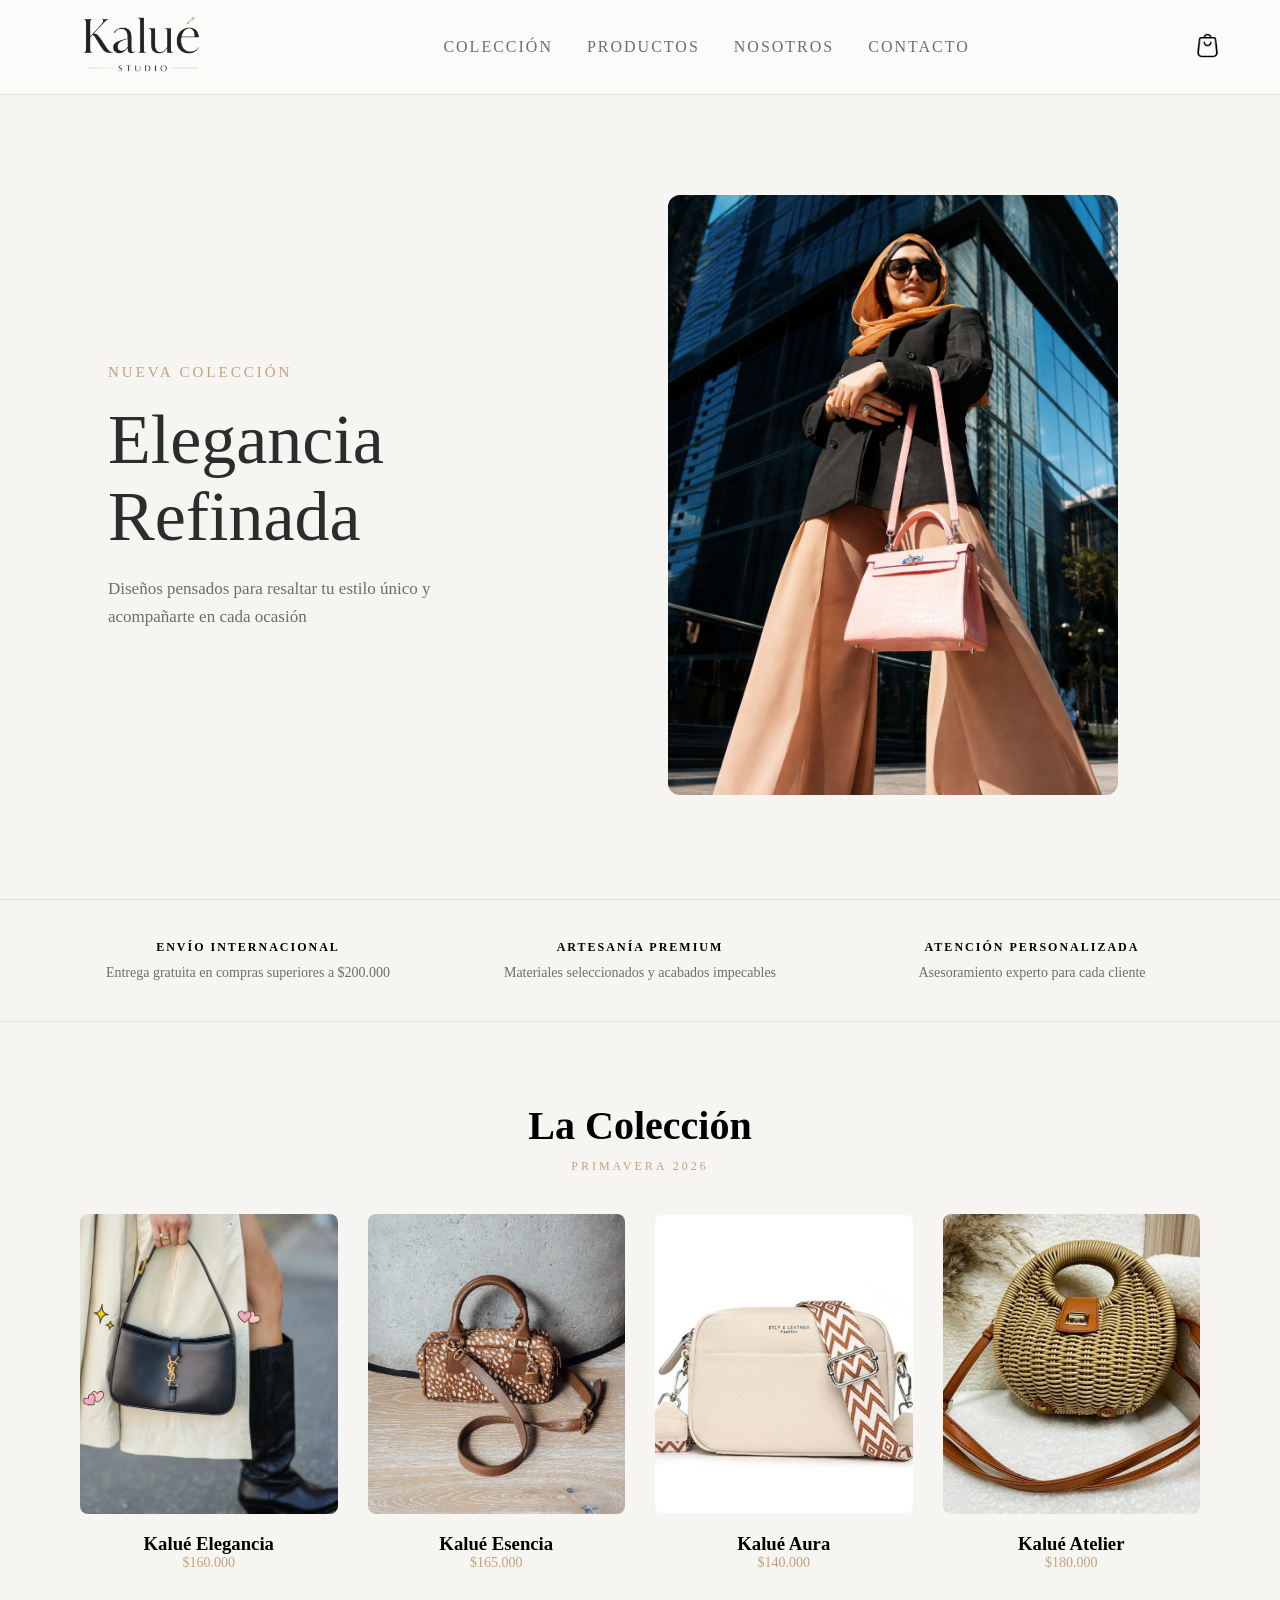
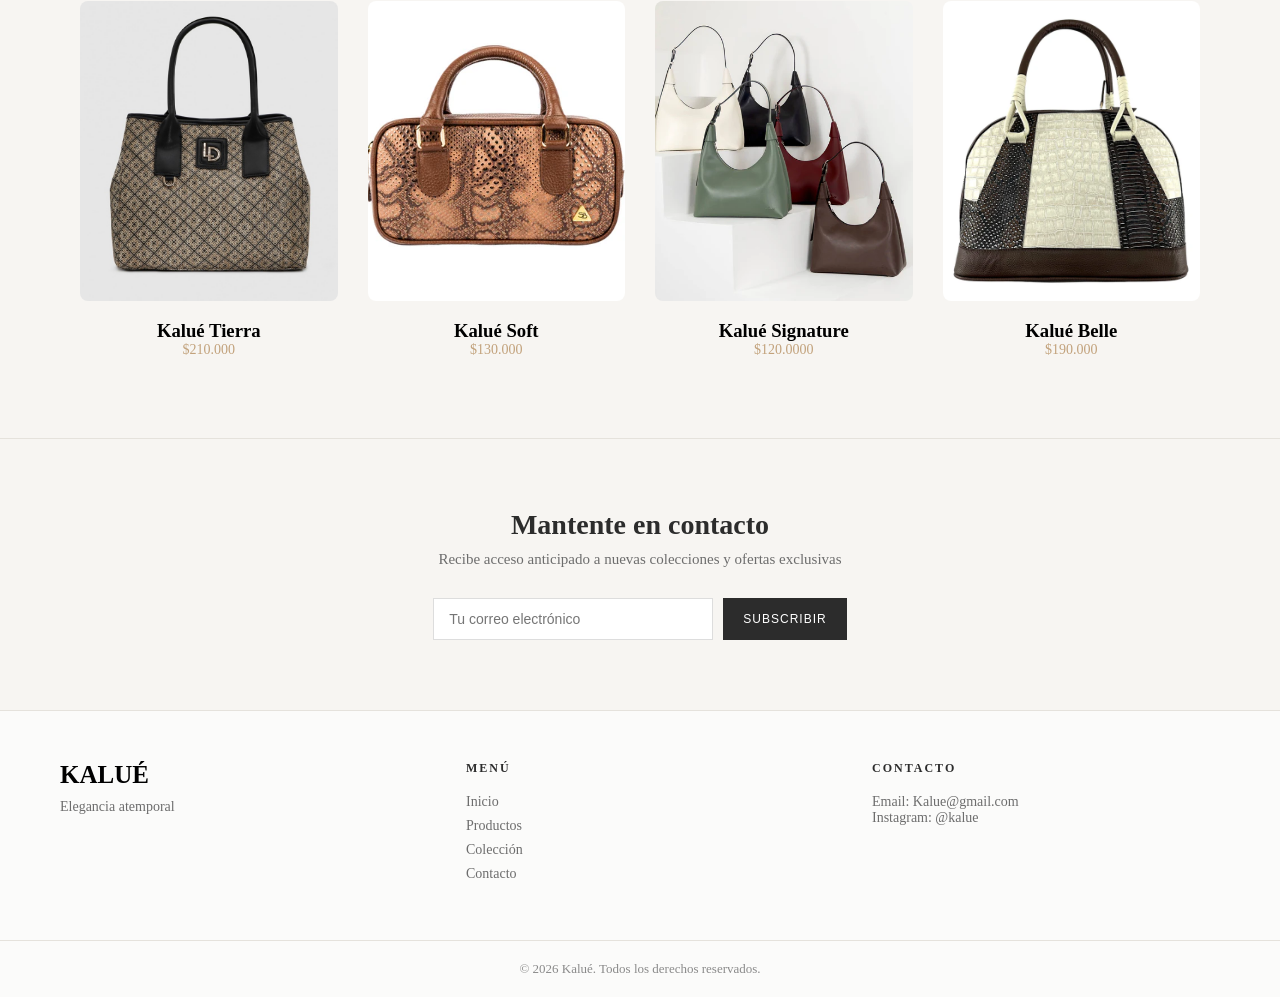
<file: index.html>
<!DOCTYPE html>
<html lang="en">

<head>
    <meta charset="UTF-8">
    <meta name="viewport" content="width=device-width, initial-scale=1.0">
    <title>Document</title>

    <link rel="stylesheet" href="style.css">
</head>

<body>

    <header>
        <div class="container">

            <div class="logo">
                <img src=".//imagenes/kalue.png" alt="">
            </div>

            <nav>
                <a href="index.html">COLECCIÓN</a>
                <a href="productos.html">PRODUCTOS</a>
                <a href="nosotros.html">NOSOTROS</a>
                <a href="contacto.html">CONTACTO</a>

            </nav>

            <div class="icono">
                <img src="./imagenes/bolsa-de-la-compra.png" alt="">
            </div>


        </div>


    </header>


    <main>
        <section class="hero">
            <div class="texto">
                <p class="subtitulo">NUEVA COLECCIÓN</p>

                <h1>Elegancia <br>
                    Refinada
                </h1>


                <p class="descripcion">Diseños pensados para resaltar tu estilo único y acompañarte en cada ocasión</p>

            </div>

            <div class="hero-img">
                <img src="./imagenes/imagenprincipal.png" alt="Bolso elegante">
            </div>
        </section>

        <section class="beneficios">
            <div class="beneficio">
                <h4>ENVÍO INTERNACIONAL</h4>
                <P>Entrega gratuita en compras superiores a $200.000</P>
            </div>

            <div class="beneficio">
                <h4>ARTESANÍA PREMIUM</h4>
                <p>Materiales seleccionados y acabados impecables</p>
            </div>

            <div class="beneficio">
                <h4>ATENCIÓN PERSONALIZADA</h4>
                <p>Asesoramiento experto para cada cliente</p>

            </div>

        </section>

        <section class="coleccion-header">
            <h2>La Colección</h2>
            <p>PRIMAVERA 2026</p>
        </section>

        <section class="productos">


            <div class="producto">
                <img src="./imagenes/bolso 1.avif" alt="">
                <h3>Kalué Elegancia</h3>
                <p>$160.000</p>
            </div>

            <div class="producto">
                <img src="./imagenes/bolso 2.webp" alt="">
                <h3>Kalué Esencia</h3>
                <p>$165.000</p>
            </div>

            <div class="producto">
                <img src="./imagenes/bolso 3.webp" alt="">
                <h3>Kalué Aura</h3>
                <p>$140.000</p>
            </div>

            <div class="producto">
                <img src="./imagenes/bolso 4.webp" alt="">
                <h3>Kalué Atelier</h3>
                <p>$180.000</p>
            </div>

            <div class="producto">
                <img src="./imagenes/bolso 5.jpg" alt="">
                <h3>Kalué Tierra</h3>
                <p>$210.000</p>
            </div>

            <div class="producto">
                <img src="./imagenes/bolso 6.webp" alt="">
                <h3>Kalué Soft</h3>
                <p>$130.000</p>
            </div>

            <div class="producto">
                <img src="./imagenes/bolso 7.webp" alt="">
                <h3>Kalué Signature</h3>
                <p>$120.0000</p>
            </div>

            <div class="producto">
                <img src="./imagenes/bolso 8.webp" alt="">
                <h3>Kalué Belle</h3>
                <p>$190.000</p>
            </div>


        </section>

    </main>


    <footer>

        <div class="suscripcion">
            <h2>Mantente en contacto</h2>
            <p>Recibe acceso anticipado a nuevas colecciones y ofertas exclusivas</p>

            <div class="form">
                <input type="email" placeholder="Tu correo electrónico">
                <button>SUBSCRIBIR</button>
            </div>

        </div>

        <div class="footer-container">

            <div class="footer-col">
                <H3>KALUÉ</H3>
                <P>Elegancia atemporal</P>
            </div>

            <div class="footer-col">
                <h4>MENÚ</h4>
                <a href="index.html">Inicio</a>
                <a href="productos.html">Productos</a>
                <a href="coleccion.html">Colección</a>
                <a href="contacto.html">Contacto</a>
            </div>


            <div class="footer-col">
                <h4>CONTACTO</h4>
                <p>Email: Kalue@gmail.com</p>
                <p>Instagram: @kalue</p>
            </div>

        </div>

        <div class="footer-bottom">
            <p>© 2026 Kalué. Todos los derechos reservados.</p>
        </div>

    </footer>

</body>

</html>
</file>
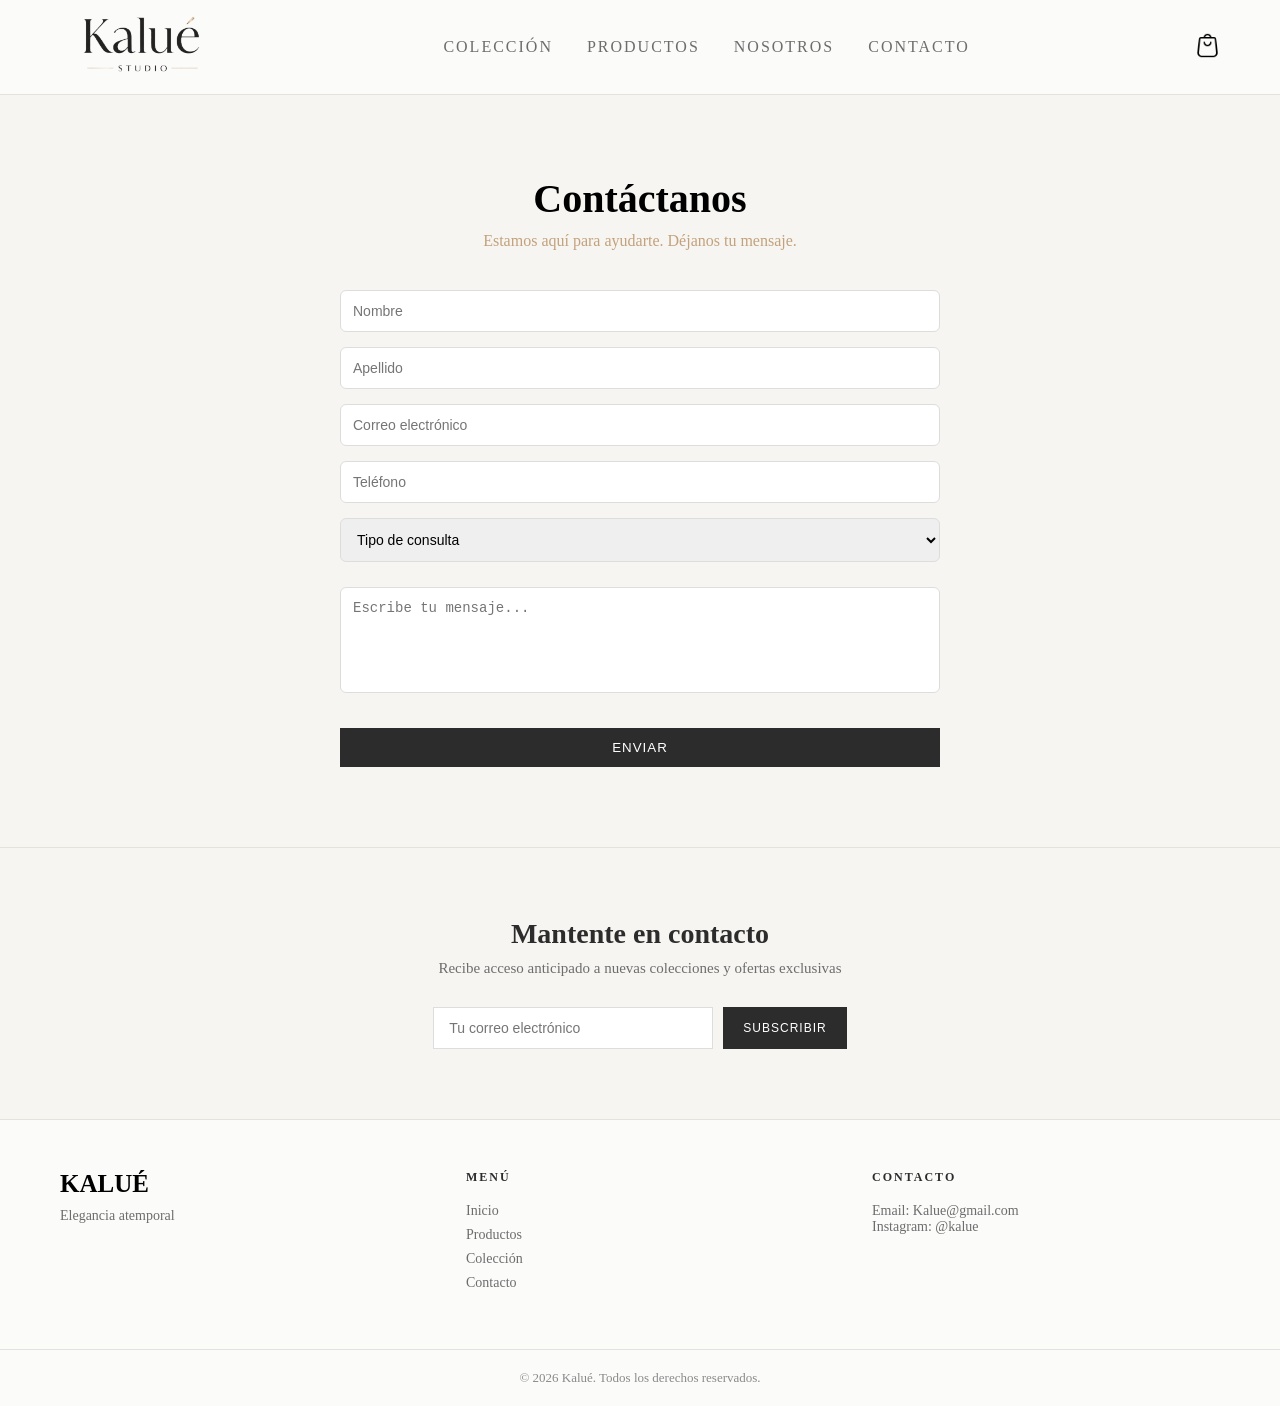
<file: contacto.html>
<!DOCTYPE html>
<html lang="en">

<head>
    <meta charset="UTF-8">
    <meta name="viewport" content="width=device-width, initial-scale=1.0">
    <title>Document</title>
    <link rel="stylesheet" href="contacto.css">
</head>

<body>
    <header>
        <div class="container">

            <div class="logo">
                <img src=".//imagenes/kalue.png" alt="">
            </div>

            <nav>
                <a href="index.html">COLECCIÓN</a>
                <a href="productos.html">PRODUCTOS</a>
                <a href="nosotros.html">NOSOTROS</a>
                <a href="contacto.html">CONTACTO</a>

            </nav>

            <div class="icono">
                <img src="./imagenes/bolsa-de-la-compra.png" alt="">
            </div>


        </div>


    </header>

    <main>

        <section class="contacto">
            <h2>Contáctanos</h2>
            <p>Estamos aquí para ayudarte. Déjanos tu mensaje.</p>

            <form class="form-contacto">

                <input type="text" placeholder="Nombre" required>
                <input type="text" placeholder="Apellido" required>
                <input type="email" placeholder="Correo electrónico" required>
                <input type="tel" placeholder="Teléfono">

                <select>
                    <option>Tipo de consulta</option>
                    <option>Compra</option>
                    <option>Información</option>
                    <option>Devoluciones</option>
                    <option>Otro</option>
                </select>

                <textarea placeholder="Escribe tu mensaje..." rows="5"></textarea>

                <button type="submit">ENVIAR</button>

            </form>

        </section>


    </main>

    <footer>

        <div class="suscripcion">
            <h2>Mantente en contacto</h2>
            <p>Recibe acceso anticipado a nuevas colecciones y ofertas exclusivas</p>

            <div class="form">
                <input type="email" placeholder="Tu correo electrónico">
                <button>SUBSCRIBIR</button>
            </div>

        </div>

        <div class="footer-container">

            <div class="footer-col">
                <H3>KALUÉ</H3>
                <P>Elegancia atemporal</P>
            </div>

            <div class="footer-col">
                <h4>MENÚ</h4>
                <a href="index.html">Inicio</a>
                <a href="productos.html">Productos</a>
                <a href="coleccion.html">Colección</a>
                <a href="contacto.html">Contacto</a>
            </div>


            <div class="footer-col">
                <h4>CONTACTO</h4>
                <p>Email: Kalue@gmail.com</p>
                <p>Instagram: @kalue</p>
            </div>

        </div>

        <div class="footer-bottom">
            <p>© 2026 Kalué. Todos los derechos reservados.</p>
        </div>

    </footer>

</body>

</html>
</file>
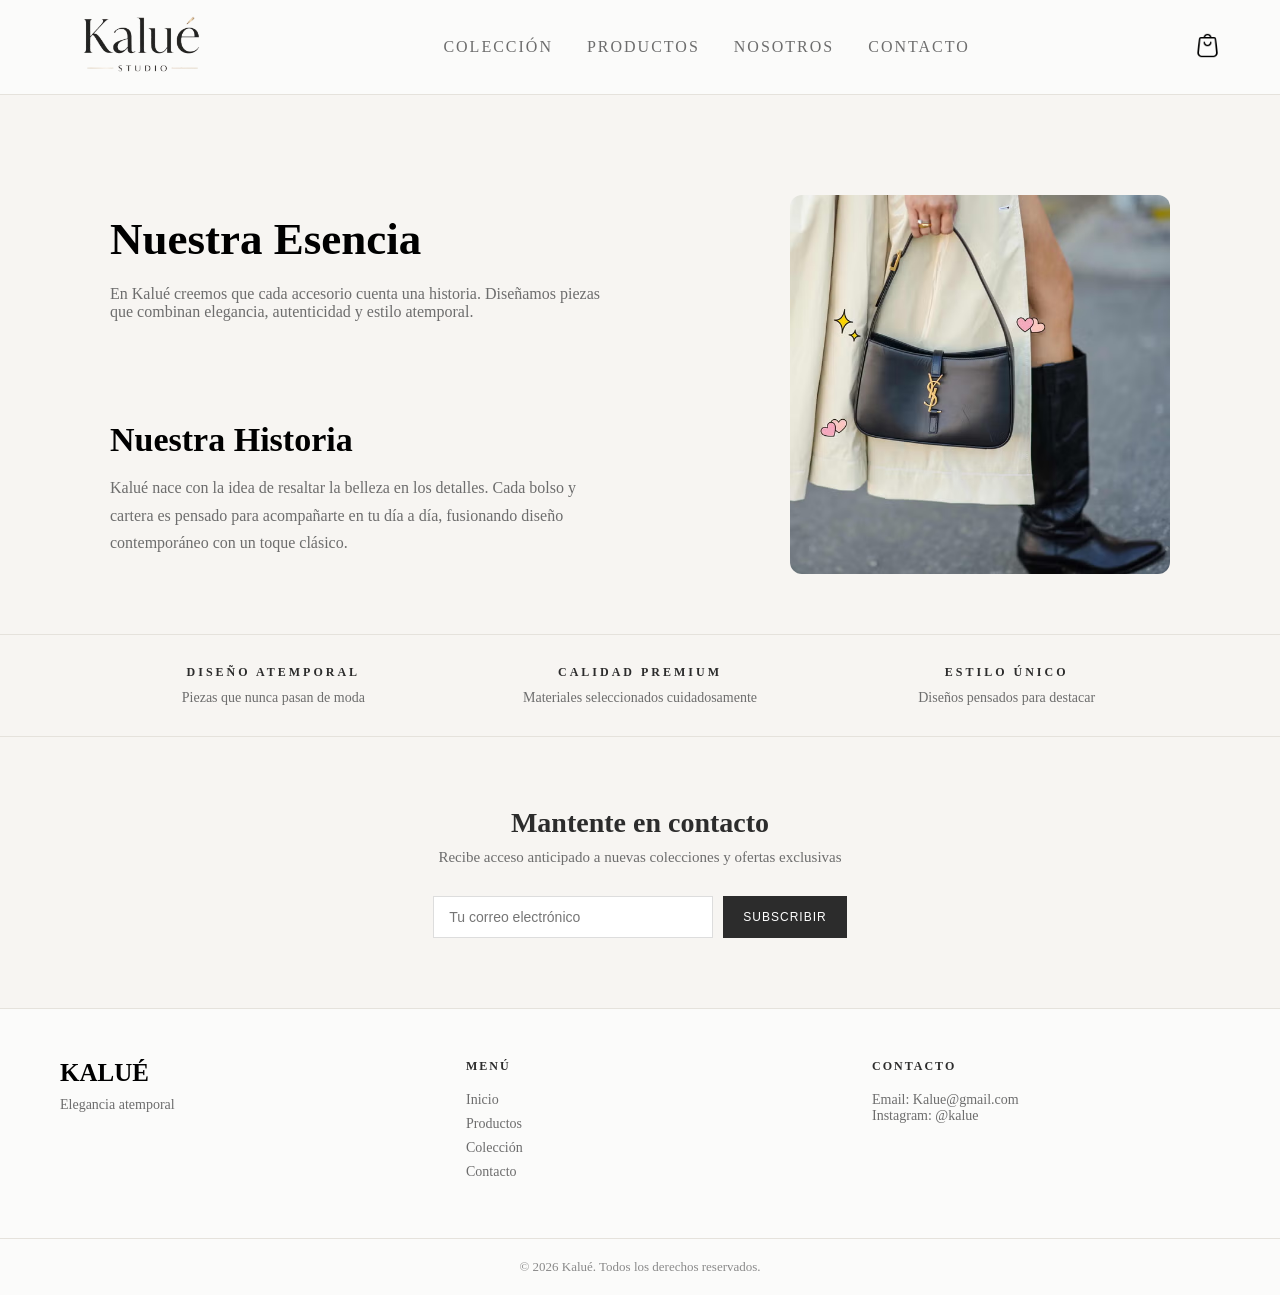
<file: nosotros.html>
<!DOCTYPE html>
<html lang="en">

<head>
  <meta charset="UTF-8">
  <meta name="viewport" content="width=device-width, initial-scale=1.0">
  <title>Document</title>
  <link rel="stylesheet" href="nosotros.css">
</head>

<body>

  <header>
    <div class="container">

      <div class="logo">
        <img src=".//imagenes/kalue.png" alt="">
      </div>

      <nav>
        <a href="index.html">COLECCIÓN</a>
        <a href="productos.html">PRODUCTOS</a>
        <a href="nosotros.html">NOSOTROS</a>
        <a href="contacto.html">CONTACTO</a>

      </nav>

      <div class="icono">
        <img src="./imagenes/bolsa-de-la-compra.png" alt="">
      </div>


    </div>


  </header>

  <main>
   <section class="nosotros">

  <div class="contenedor">

    <div class="nosotros-historia">

      <div class="columna-texto">

        <div class="nosotros-intro">
          <h1>Nuestra Esencia</h1>
          <p>
            En Kalué creemos que cada accesorio cuenta una historia.
            Diseñamos piezas que combinan elegancia, autenticidad y estilo atemporal.
          </p>
        </div>

        <div class="historia-texto">
          <h2>Nuestra Historia</h2>
          <p>
            Kalué nace con la idea de resaltar la belleza en los detalles.
            Cada bolso y cartera es pensado para acompañarte en tu día a día,
            fusionando diseño contemporáneo con un toque clásico.
          </p>
        </div>

      </div>

      <div class="historia-img">
        <img src="./imagenes/bolso 1.avif" alt="Bolso elegante">
      </div>

    </div>

  </div>

</section>
    <section class="nosotros-bloque">

      <div class="contenedor">

        <div class="nosotros-valores">

          <div>
            <h4>DISEÑO ATEMPORAL</h4>
            <p>Piezas que nunca pasan de moda</p>
          </div>

          <div>
            <h4>CALIDAD PREMIUM</h4>
            <p>Materiales seleccionados cuidadosamente</p>
          </div>

          <div>
            <h4>ESTILO ÚNICO</h4>
            <p>Diseños pensados para destacar</p>
          </div>

        </div>

      </div>

    </section>

  </main>

  <footer>
    <div class="suscripcion">
      <h2>Mantente en contacto</h2>
      <p>Recibe acceso anticipado a nuevas colecciones y ofertas exclusivas</p>

      <div class="form">
        <input type="email" placeholder="Tu correo electrónico">
        <button>SUBSCRIBIR</button>
      </div>

    </div>

    <div class="footer-container">

      <div class="footer-col">
        <H3>KALUÉ</H3>
        <P>Elegancia atemporal</P>
      </div>

      <div class="footer-col">
        <h4>MENÚ</h4>
        <a href="index.html">Inicio</a>
        <a href="productos.html">Productos</a>
        <a href="coleccion.html">Colección</a>
        <a href="contacto.html">Contacto</a>
      </div>


      <div class="footer-col">
        <h4>CONTACTO</h4>
        <p>Email: Kalue@gmail.com</p>
        <p>Instagram: @kalue</p>
      </div>

    </div>

    <div class="footer-bottom">
      <p>© 2026 Kalué. Todos los derechos reservados.</p>
    </div>
  </footer>

</body>

</html>
</file>
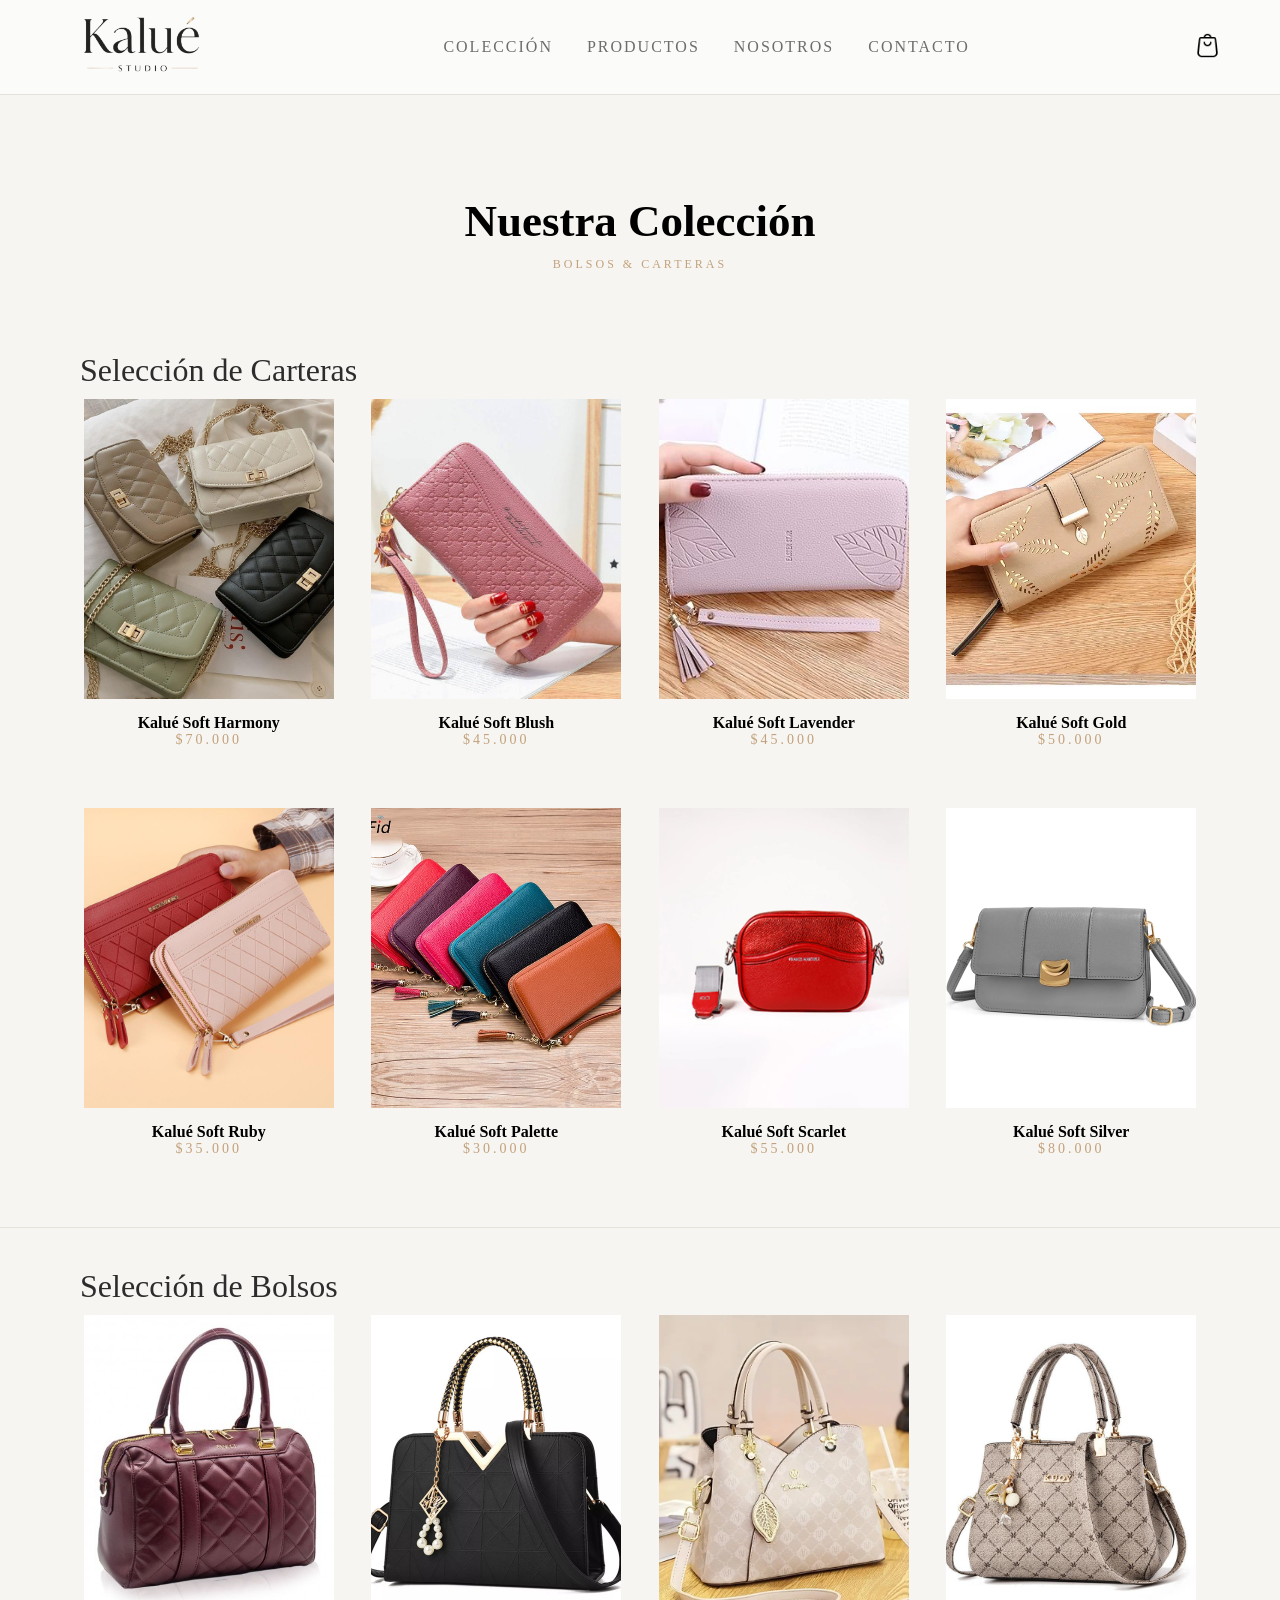
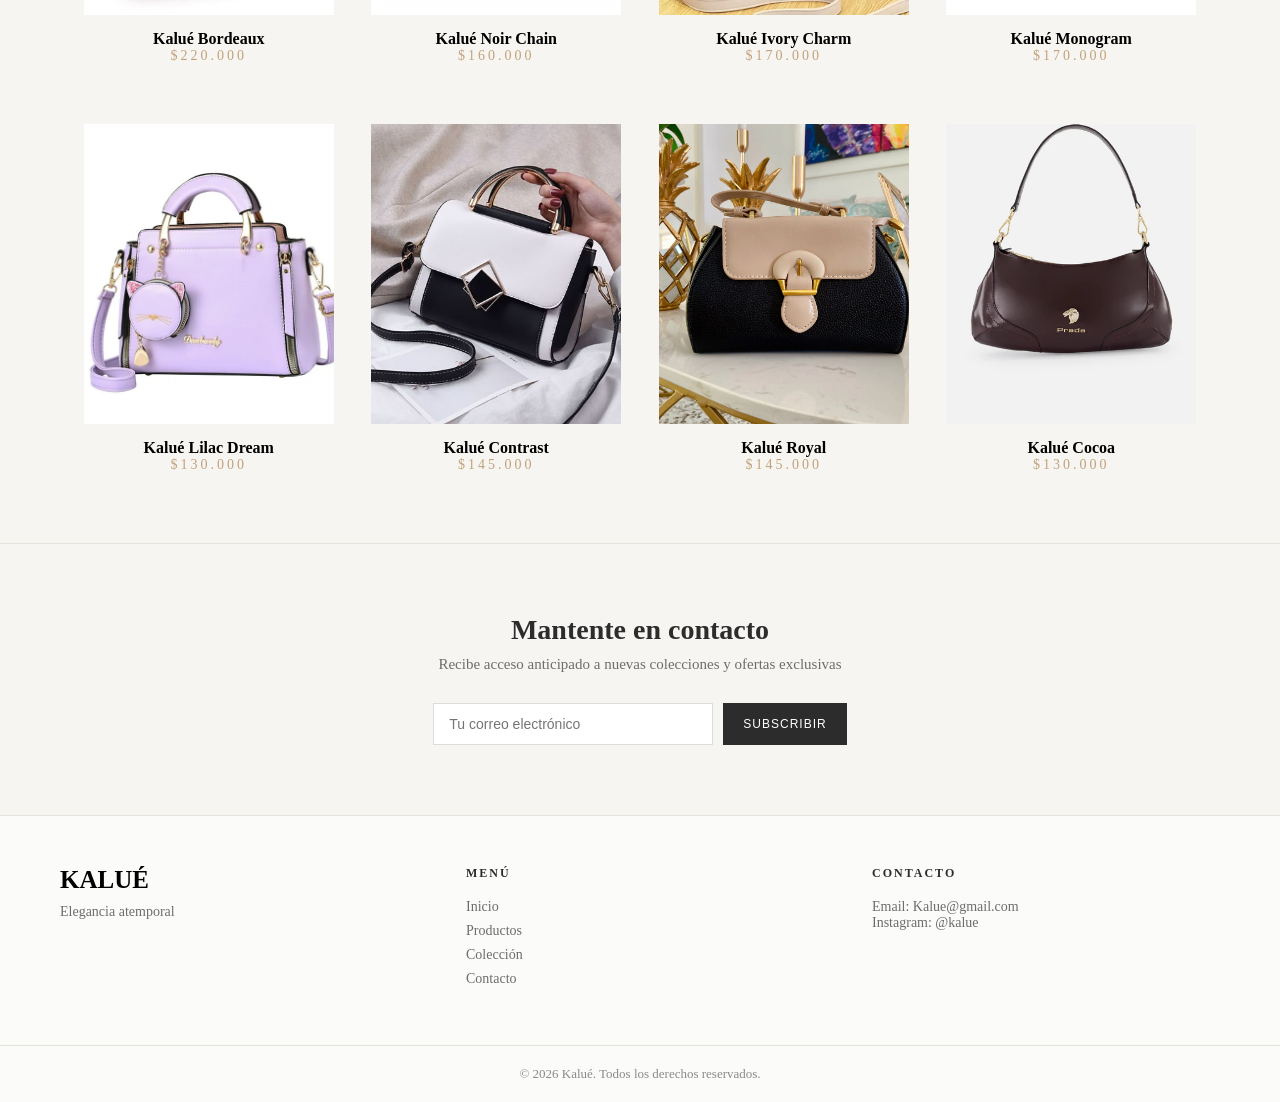
<file: productos.html>
<!DOCTYPE html>
<html lang="en">

<head>
    <meta charset="UTF-8">
    <meta name="viewport" content="width=device-width, initial-scale=1.0">
    <title>Document</title>
    <link rel="stylesheet" href="productos.css">
</head>

<body>

    <header>
        <div class="container">

            <div class="logo">
                <img src=".//imagenes/kalue.png" alt="">
            </div>

            <nav>
                <a href="index.html">COLECCIÓN</a>
                <a href="productos.html">PRODUCTOS</a>
                <a href="nosotros.html">NOSOTROS</a>
                <a href="contacto.html">CONTACTO</a>

            </nav>

            <div class="icono">
                <img src="./imagenes/bolsa-de-la-compra.png" alt="">
            </div>


        </div>


    </header>


    <main>

        <section class="productos-header">
            <h1>Nuestra Colección</h1>
            <p>BOLSOS & CARTERAS</p>
        </section>

        <section class="categoria">

            <h2>Selección de Carteras</h2>

            <div class="productos-grid">

                <div class="producto">
                    <img src="./imagenes/cartera 1.jpg" alt="">
                    <h3>Kalué Soft Harmony</h3>
                    <p>$70.000</p>
                </div>

                <div class="producto">
                    <img src="./imagenes/cartera 2.jpg" alt="">
                    <h3>Kalué Soft Blush</h3>
                    <p>$45.000</p>
                </div>

                <div class="producto">
                    <img src="./imagenes/cartera 3.jpg" alt="">
                    <h3>Kalué Soft Lavender</h3>
                    <p>$45.000</p>
                </div>


                <div class="producto">
                    <img src="./imagenes/cartera 4.webp" alt="">
                    <h3>Kalué Soft Gold</h3>
                    <p>$50.000</p>
                </div>

                <div class="producto">
                    <img src="./imagenes/cartera 5.jpeg" alt="">
                    <h3>Kalué Soft Ruby</h3>
                    <p>$35.000</p>
                </div>

                <div class="producto">
                    <img src="./imagenes/cartera 6.avif" alt="">
                    <h3>Kalué Soft Palette</h3>
                    <p>$30.000</p>
                </div>

                <div class="producto">
                    <img src="./imagenes/cartera 7.webp" alt="">
                    <h3>Kalué Soft Scarlet</h3>
                    <p>$55.000</p>
                </div>

                <div class="producto">
                    <img src="./imagenes/cartera 8.webp" alt="">
                    <h3>Kalué Soft Silver</h3>
                    <p>$80.000</p>
                </div>

            </div>

        </section>


        <section class="categoria">

            <h2>Selección de Bolsos</h2>

            <div class="productos-grid">

                <div class="producto">
                    <img src="./imagenes/bol 1.jpg" alt="">
                    <h3>Kalué Bordeaux</h3>
                    <p>$220.000</p>
                </div>

                <div class="producto">
                    <img src="./imagenes/bol 2.png" alt="">
                    <h3>Kalué Noir Chain</h3>
                    <p>$160.000</p>
                </div>

                <div class="producto">
                    <img src="./imagenes/bol 3.webp" alt="">
                    <h3>Kalué Ivory Charm</h3>
                    <p>$170.000</p>
                </div>

                <div class="producto">
                    <img src="./imagenes/bol 4.jpeg" alt="">
                    <h3>Kalué Monogram</h3>
                    <p>$170.000</p>
                </div>


                <div class="producto">
                    <img src="./imagenes/bol 5.webp" alt="">
                    <h3>Kalué Lilac Dream</h3>
                    <p>$130.000</p>
                </div>

                <div class="producto">
                    <img src="./imagenes/bol 6.jpg" alt="">
                    <h3>Kalué Contrast</h3>
                    <p>$145.000</p>
                </div>

                <div class="producto">
                    <img src="./imagenes/bol 7.webp" alt="">
                    <h3>Kalué Royal</h3>
                    <p>$145.000</p>
                </div>


                <div class="producto">
                    <img src="./imagenes/bol 8.webp" alt="">
                    <h3>Kalué Cocoa</h3>
                    <p>$130.000</p>
                </div>

            </div>

        </section>

    </main>

    <footer>

        <div class="suscripcion">
            <h2>Mantente en contacto</h2>
            <p>Recibe acceso anticipado a nuevas colecciones y ofertas exclusivas</p>

            <div class="form">
                <input type="email" placeholder="Tu correo electrónico">
                <button>SUBSCRIBIR</button>
            </div>

        </div>

        <div class="footer-container">

            <div class="footer-col">
                <H3>KALUÉ</H3>
                <P>Elegancia atemporal</P>
            </div>

            <div class="footer-col">
                <h4>MENÚ</h4>
                <a href="index.html">Inicio</a>
                <a href="productos.html">Productos</a>
                <a href="coleccion.html">Colección</a>
                <a href="contacto.html">Contacto</a>
            </div>


            <div class="footer-col">
                <h4>CONTACTO</h4>
                <p>Email: Kalue@gmail.com</p>
                <p>Instagram: @kalue</p>
            </div>

        </div>

        <div class="footer-bottom">
            <p>© 2026 Kalué. Todos los derechos reservados.</p>
        </div>

    </footer>
</body>

</html>
</file>
<file: style.css>
* {
  margin: 0;
  padding: 0;
  box-sizing: border-box;
}

header {
  background-color: #fbfbfa;
  border-bottom: 1px solid #e5e2dc;
  position: sticky;
  top: 0;
  z-index: 1000;

}

.container {
  display: flex;
  align-items: center;
  justify-content: space-between;
  padding: 10px 60px;

}

.logo img {
  height: 70px;
}

nav a:hover {
  color: #000;

}

nav a {
  margin: 0px 15px;
  text-decoration: none;
  color: #6d6d6d;
  font-size: 16px;
  letter-spacing: 2px;

}

.icono img {
  width: 25px;
  cursor: pointer;
}

.hero {
  display: flex;
  align-items: center;
  justify-content: center;
  padding: 100px 80px;
  background-color: #f7f5f2;
  min-height: 80vh;
}

.texto {
  width: 50%;
}

.subtitulo {
  font-size: 15px;
  letter-spacing: 3px;
  color: #c2a27c;
  margin-bottom: 20px;
}

.texto h1 {
  font-family: 'Playfair Display', serif;
  font-size: 70px;
  font-weight: 400;
  color: #2c2c2c;
  margin-bottom: 20px;
  line-height: 1.1;
}

.descripcion {
  color: #6d6d6d;
  font-size: 17px;
  line-height: 1.6;
  max-width: 400px;
}

.hero-img {
  width: 45%;
}

.hero-img img {
  width: 100%;
  max-width: 450px;
  height: auto;
  height: 600px;
  object-fit: cover;
  border-radius: 12px;
}

.beneficios {
  display: flex;
  justify-content: space-between;
  padding: 40px 80px;
  background-color: #f7f5f2;
  border-top: 1px solid #e5e2dc;
  border-bottom: 1px solid #e5e2dc;
}

.beneficio {
  text-align: center;
  width: 30%;
}

.beneficio h4 {
  font-size: 12px;
  letter-spacing: 2px;
  margin-bottom: 10px;
}

.beneficio p {
  color: #6d6d6d;
  font-size: 14px;
}

.coleccion-header {
  display: flex;
  flex-direction: column;
  text-align: center;
  justify-content: center;
  padding: 80px 20px 40px;
  background-color: #f7f5f2;
}

.coleccion-header h2 {
  font-family: 'Playfair Display', serif;
  font-size: 40px;
  margin-bottom: 10px;
}

.coleccion-header p {
  font-size: 12px;
  letter-spacing: 3px;
  color: #c2a27c;
}

.productos {
  display: grid;
  grid-template-columns: repeat(4, 1fr);
  gap: 30px;
  padding: 0 80px 80px;
  background-color: #f7f5f2;
  border-bottom: 1px solid #e5e2dc;

}

.producto {
  text-align: center;
  overflow: hidden;
  cursor: pointer;
  transition: transform 0.3s ease, box-shadow 0.3s ease;
}

.producto p {
  color: #c2a27c;
  font-size: 14px;
}

.producto:hover {
  transform: translateY(-8px);
  box-shadow: 0 12px 30px rgba(0, 0, 0, 0.08);
}

.producto img {
  width: 100%;
  height: 300px;
  object-fit: cover;
  margin-bottom: 15px;
  transition: transform 0.4s ease;
  border-radius: 8px;
}

.producto:hover img {
  transform: scale(1.05);
}

.suscripcion {
  text-align: center;
  padding: 70px 20px;
  background-color: #f7f5f2;
}

.suscripcion h2 {
  font-family: 'Playfair Display', serif;
  font-size: 28px;
  margin-bottom: 10px;
  color: #2c2c2c;
}

.suscripcion p {
  color: #6d6d6d;
  margin-bottom: 30px;
  font-size: 15px;
}

.form {
  display: flex;
  justify-content: center;
  gap: 10px;
}

.form input {
  padding: 12px 15px;
  width: 280px;
  border: 1px solid #ddd;
  outline: none;
  font-size: 14px;
}

.form button {
  padding: 12px 20px;
  background-color: #2c2c2c;
  color: white;
  border: none;
  font-size: 12px;
  letter-spacing: 1px;
  cursor: pointer;
  transition: 0.3s;
}

.form button:hover {
  background-color: #000;
}

.footer-container {
  display: flex;
  justify-content: space-between;
  padding: 50px 60px;
  background-color: #fbfbfa;
  border-top: 1px solid #e5e2dc;
}

.footer-col {
  width: 30%;
}

.footer-col h3 {
  font-family: 'Playfair Display', serif;
  font-size: 25px;
  margin-bottom: 10px;
}

.footer-col h4 {
  font-size: 12px;
  letter-spacing: 2px;
  margin-bottom: 18px;
  color: #2c2c2c;
}

.footer-col p {
  color: #6d6d6d;
  font-size: 14px;
}

.footer-col a {
  display: block;
  text-decoration: none;
  color: #6d6d6d;
  margin-bottom: 8px;
  font-size: 14px;
  transition: 0.3s;
}

.footer-col a:hover {
  color: #000;
}

.footer-bottom {
  text-align: center;
  padding: 20px;
  background-color: #fbfbfa;
  border-top: 1px solid #e5e2dc;
}

.footer-bottom p {
  font-size: 13px;
  color: #8a8a8a;
}

@media (max-width: 1024px) {

  nav {
    display: flex;
    flex-wrap: nowrap;
    justify-content: center;
    gap: 20px;
  }

  nav a {
    font-size: 14px;
    white-space: nowrap;
  }



  .hero {
    flex-direction: column;
    text-align: center;
    padding: 80px 40px;

  }

  .texto {
    width: 100%;
    margin-bottom: 40px;
  }

  .hero-img {
    width: 100%;
  }

  .hero-img img {
    max-width: 400px;
    height: auto;
  }

  .beneficios {
    flex-direction: column;
    gap: 25px;
    padding: 30px 40px;
  }

  .beneficio {
    width: 100%;
  }

  .producto {
    grid-template-columns: repeat(2, 1fr);
    padding: 0 40px 60px;
  }

}


@media (max-width: 768px) {

  .container {
    flex-direction: column;
    gap: 10px;
    padding: 10px 20px;
    text-align: center;
  }

  .icono {
    margin-top: 10px;
    display: flex;
    justify-content: center;
    width: 100%;
  }

  nav {
    display: flex;
    flex-wrap: wrap;
    justify-content: center;
    gap: 15px;
  }

  nav a {
    font-size: 14px;
  }

  .icono {
    margin-top: 5px;
    display: flex;
    justify-content: center;
  }

  .hero {
    padding: 60px 20px;
  }

  .texto h1 {
    font-size: 40px;
  }

  .descripcion {
    font-size: 14px;
  }

  .productos {
    grid-template-columns: 1fr;
    padding: 0 20px 50px;
  }

  .producto img {
    height: 250px;
  }

  .footer-container {
    flex-direction: column;
    gap: 30px;
    text-align: center;
  }

  .footer-col {
    width: 100%;
  }

}
</file>
<file: contacto.css>
* {
  margin: 0;
  padding: 0;
  box-sizing: border-box;
}

header {
  background-color: #fbfbfa;
  border-bottom: 1px solid #e5e2dc;
  position: sticky;
  top: 0;
  z-index: 1000;
}

.container {
  display: flex;
  align-items: center;
  justify-content: space-between;
  padding: 10px 60px;

}

.logo img {
  height: 70px;
}

nav a:hover {
  color: #000;

}

nav a {
  margin: 0px 15px;
  text-decoration: none;
  color: #6d6d6d;
  font-size: 16px;
  letter-spacing: 2px;

}

.icono img {
  width: 25px;
  cursor: pointer;
}

.contacto {
  text-align: center;
  padding: 80px 20px;
  background-color: #f7f5f2;
  border-bottom: 1px solid #e5e2dc;

}

.contacto h2 {
  font-family: 'Playfair Display', serif;
  font-size: 40px;
  margin-bottom: 10px;
}

.contacto p {
  color: #c2a27c;
  margin-bottom: 40px;

}

.form-contacto {
  max-width: 600px;
  margin: auto;
  display: flex;
  flex-direction: column;
  gap: 15px;
  text-align: left;
}


.fila {
  flex-direction: column;
  display: flex;
  gap: 15px;
  margin-bottom: 15px;

}

.form-contacto input,
.form-contacto select,
.form-contacto textarea {
  width: 100%;
  padding: 12px;
  border: 1px solid #ddd;
  font-size: 14px;
  outline: none;
  border-radius: 6px;
}

.form-contacto textarea {
  resize: none;
  margin-top: 10px;
}

.form-contacto button {
  margin-top: 20px;
  padding: 12px 25px;
  background-color: #2c2c2c;
  color: white;
  border: none;
  cursor: pointer;
  letter-spacing: 1px;
}

.form-contacto button:hover {
  background-color: #000;
}

.suscripcion {
  text-align: center;
  padding: 70px 20px;
  background-color: #f7f5f2;
}

.suscripcion h2 {
  font-family: 'Playfair Display', serif;
  font-size: 28px;
  margin-bottom: 10px;
  color: #2c2c2c;
}

.suscripcion p {
  color: #6d6d6d;
  margin-bottom: 30px;
  font-size: 15px;
}

.form {
  display: flex;
  justify-content: center;
  gap: 10px;
}

.form input {
  padding: 12px 15px;
  width: 280px;
  border: 1px solid #ddd;
  outline: none;
  font-size: 14px;
}

.form button {
  padding: 12px 20px;
  background-color: #2c2c2c;
  color: white;
  border: none;
  font-size: 12px;
  letter-spacing: 1px;
  cursor: pointer;
  transition: 0.3s;
}

.form button:hover {
  background-color: #000;
}

.footer-container {
  display: flex;
  justify-content: space-between;
  padding: 50px 60px;
  background-color: #fbfbfa;
  border-top: 1px solid #e5e2dc;
}

.footer-col {
  width: 30%;
}

.footer-col h3 {
  font-family: 'Playfair Display', serif;
  font-size: 25px;
  margin-bottom: 10px;
}

.footer-col h4 {
  font-size: 12px;
  letter-spacing: 2px;
  margin-bottom: 18px;
  color: #2c2c2c;
}

.footer-col p {
  color: #6d6d6d;
  font-size: 14px;
}

.footer-col a {
  display: block;
  text-decoration: none;
  color: #6d6d6d;
  margin-bottom: 8px;
  font-size: 14px;
  transition: 0.3s;
}

.footer-col a:hover {
  color: #000;
}

.footer-bottom {
  text-align: center;
  padding: 20px;
  background-color: #fbfbfa;
  border-top: 1px solid #e5e2dc;
}

.footer-bottom p {
  font-size: 13px;
  color: #8a8a8a;
}

@media (max-width: 1024px) {
  .container {
    padding: 10px 30px;
  }

  nav {
    display: flex;
    justify-content: center;
    gap: 20px;
    flex-wrap: nowrap;
  }

  nav a {
    font-size: 14px;
    white-space: nowrap;
  }

  .fila {
    flex-direction: column;
  }
}

@media (max-width: 768px) {

  .container {
    flex-direction: column;
    gap: 10px;
    padding: 10px 20px;
    text-align: center;
  }

  nav {
    display: flex;
    flex-wrap: wrap;
    justify-content: center;
    gap: 15px;
  }

  nav a {
    font-size: 14px;
  }

  .icono {
    margin-top: 5px;
    display: flex;
    justify-content: center;
  }

}
</file>
<file: nosotros.css>
*{
    margin: 0;
    padding: 0;
    box-sizing: border-box;
}

header {
  background-color: #fbfbfa; 
  border-bottom: 1px solid #e5e2dc;
  position: sticky;
  top: 0;
  z-index: 1000;
}

.container{
    display: flex;
    align-items: center;
    justify-content: space-between;
    padding: 10px 60px;
}

.logo img{
    height: 70px;
}

nav a:hover{
    color: #000;

}

nav a{
    margin: 0px 15px;
    text-decoration: none;
    color: #6d6d6d;
    font-size: 16px;
    letter-spacing: 2px;

}

.icono img{
    width: 25px;
    cursor: pointer;
}

.contenedor{
  max-width: 1100px;
  margin: auto;
  padding: 0 20px;
}

.nosotros{
  background-color: #f7f5f2;
  padding: 60px 0px;
  text-align: center;
}

.nosotros-intro h1{
  font-family: 'Playfair Display', serif;
  font-size: 45px;
  margin-bottom: 20px;
}

.nosotros-intro p{
  color: #6d6d6d;
  max-width: 600px;
  margin: 0 auto 60px;
}

.nosotros-historia{
  display: grid;
  grid-template-columns: 1fr 1fr;
  align-items: center;
  gap: 80px;
  margin-top: 40px;
}

.columna-texto{
  display: flex;
  flex-direction: column;
  gap: 40px;
  text-align: left;
}

.historia-texto h2{
  font-family: 'Playfair Display', serif;
  font-size: 34px;
  margin-bottom: 15px;
}

.historia-texto p{
  color: #6d6d6d;
  line-height: 1.7;
}

.historia-img{
  display: flex;
  justify-content: flex-end;
}

.historia-img img{
  width: 100%;
  max-width: 380px;
  border-radius: 12px;
  display: block;
}

.nosotros-bloque{
  background-color: #f7f5f2;
  border-top: 1px solid #e5e2dc;
  border-bottom: 1px solid #e5e2dc;
  flex-direction: column;
  gap: 25px;
  padding: 30px 40px;
}

.nosotros-valores{
  display: flex;
  justify-content: space-between;
  align-items: center;
  text-align: center;
  gap: 40px;
 
}

.nosotros-valores div{
  flex: 1;
}

.nosotros-valores h4{
  font-size: 12px;
  letter-spacing: 3px;
  margin-bottom: 10px;
  color: #2c2c2c;
}

.nosotros-valores p{
  font-size: 14px;
  color: #6d6d6d;
}

.suscripcion{
    text-align: center;
    padding: 70px 20px;
    background-color: #f7f5f2;
}

.suscripcion h2{
      font-family: 'Playfair Display', serif;
      font-size: 28px;
      margin-bottom: 10px;
      color: #2c2c2c;
}

.suscripcion p{
    color: #6d6d6d;
     margin-bottom: 30px;
  font-size: 15px;
}

.form{
    display: flex;
    justify-content: center;
    gap: 10px;
}

.form input {
  padding: 12px 15px;
  width: 280px;
  border: 1px solid #ddd;
  outline: none;
  font-size: 14px;
}

.form button {
  padding: 12px 20px;
  background-color: #2c2c2c;
  color: white;
  border: none;
  font-size: 12px;
  letter-spacing: 1px;
  cursor: pointer;
  transition: 0.3s;
}

.form button:hover {
  background-color: #000;
}

.footer-container {
  display: flex;
  justify-content: space-between;
  padding: 50px 60px;
  background-color: #fbfbfa; 
  border-top: 1px solid #e5e2dc;
}

.footer-col {
  width: 30%;
}

.footer-col h3 {
  font-family: 'Playfair Display', serif;
  font-size: 25px;
  margin-bottom: 10px;
}

.footer-col h4 {
  font-size: 12px;
  letter-spacing: 2px;
  margin-bottom: 18px;
  color: #2c2c2c;
}

.footer-col p {
  color: #6d6d6d;
  font-size: 14px;
}

.footer-col a {
  display: block;
  text-decoration: none;
  color: #6d6d6d;
  margin-bottom: 8px;
  font-size: 14px;
  transition: 0.3s;
}

.footer-col a:hover {
  color: #000;
}

.footer-bottom {
  text-align: center;
  padding: 20px;
  background-color: #fbfbfa; 
  border-top: 1px solid #e5e2dc;
}

.footer-bottom p {
  font-size: 13px;
  color: #8a8a8a;
}

@media (max-width: 768px){

  .container{
    flex-direction: column;
    gap: 10px;
    padding: 10px 20px;
    text-align: center;
  }

  nav{
    display: flex;
    flex-wrap: wrap;
    justify-content: center;
    gap: 15px;
  
  }

  nav a {
    font-size: 14px;
  }

  .icono {
    margin-top: 5px;
    display: flex;
    justify-content: center;
  }
  .nosotros-historia{
    grid-template-columns: 1fr; /* 👈 UNA SOLA COLUMNA */
    gap: 40px;
    text-align: center;
  }

  .columna-texto{
    align-items: center;
    text-align: center;
  }

  .nosotros-intro h1{
    font-size: 34px;
  }

  .historia-texto h2{
    font-size: 28px;
  }

  .historia-img{
    justify-content: center;
  }

  .historia-img img{
    max-width: 280px;
    width: 100%;
  }

    .nosotros-valores{
    flex-direction: column;
  }

}
</file>
<file: productos.css>
*{
    margin: 0;
    padding: 0;
    box-sizing: border-box;
}

header {
  background-color: #fbfbfa; 
  border-bottom: 1px solid #e5e2dc;
  position: sticky;
  top: 0;
  z-index: 1000;
}

.container{
    display: flex;
    align-items: center;
    justify-content: space-between;
    padding: 10px 60px;
    
}

.logo img{
    height: 70px;
}

nav a:hover{
    color: #000;

}

nav a{
    margin: 0px 15px;
    text-decoration: none;
    color: #6d6d6d;
    font-size: 16px;
    letter-spacing: 2px;

}

.icono img{
    width: 25px;
    cursor: pointer;
}

.productos-header{
  text-align: center;
  padding: 100px 20px 40px;
  background-color: #f7f5f2;
}

.productos-header h1{
  font-family:'Playfair Display', serif;
  font-size: 45px;
  margin-bottom: 10px;
}

.productos-header p{
  font-size: 12px;
  letter-spacing: 3px;
   color: #c2a27c;
}

.categoria{
  padding: 40px 80px;
  background-color: #f7f5f2;
  border-bottom: 1px solid #e5e2dc;
}

.categoria h2 {
  font-family: 'Playfair Display', serif;
  font-size:32px;
  font-weight: 400;
  margin-bottom: 10px;
  color: #2c2c2c;
}

.categoria p {
  font-size: 12px;
  letter-spacing: 3px;
  color: #c2a27c;
  margin-bottom: 30px;
}

.productos-grid {
  display: grid;
  grid-template-columns: repeat(4, 1fr);
  gap: 30px;
}

.producto{
  text-align: center;
  overflow: hidden;
  transition: transform 0.3s ease, box-shadow 0.3s ease;
  cursor: pointer;
}

.producto img {
  width: 100%;
  height: 300px;
  object-fit: cover;
  transition: 0.4s;
  max-width: 250px;
  margin: auto;
  display: block;
}

.producto:hover {
  transform: translateY(-8px);
  box-shadow: 0 10px 25px rgba(0,0,0,0.08);
}

.producto:hover img {
  transform: scale(1.05);
}

.producto h3 {
  margin-top: 15px;
  font-size: 16px;
}

.producto p {
  color: #c2a27c;
  font-size: 14px;
}

.suscripcion{
    text-align: center;
    padding: 70px 20px;
    background-color: #f7f5f2;
}

.suscripcion h2{
      font-family: 'Playfair Display', serif;
      font-size: 28px;
      margin-bottom: 10px;
      color: #2c2c2c;
}

.suscripcion p{
    color: #6d6d6d;
     margin-bottom: 30px;
  font-size: 15px;
}

.form{
    display: flex;
    justify-content: center;
    gap: 10px;
}

.form input {
  padding: 12px 15px;
  width: 280px;
  border: 1px solid #ddd;
  outline: none;
  font-size: 14px;
}

.form button {
  padding: 12px 20px;
  background-color: #2c2c2c;
  color: white;
  border: none;
  font-size: 12px;
  letter-spacing: 1px;
  cursor: pointer;
  transition: 0.3s;
}

.form button:hover {
  background-color: #000;
}

.footer-container {
  display: flex;
  justify-content: space-between;
  padding: 50px 60px;
  background-color: #fbfbfa; 
  border-top: 1px solid #e5e2dc;
}

.footer-col {
  width: 30%;
}

.footer-col h3 {
  font-family: 'Playfair Display', serif;
  font-size: 25px;
  margin-bottom: 10px;
}

.footer-col h4 {
  font-size: 12px;
  letter-spacing: 2px;
  margin-bottom: 18px;
  color: #2c2c2c;
}

.footer-col p {
  color: #6d6d6d;
  font-size: 14px;
}

.footer-col a {
  display: block;
  text-decoration: none;
  color: #6d6d6d;
  margin-bottom: 8px;
  font-size: 14px;
  transition: 0.3s;
}

.footer-col a:hover {
  color: #000;
}

.footer-bottom {
  text-align: center;
  padding: 20px;
  background-color: #fbfbfa; 
  border-top: 1px solid #e5e2dc;
}

.footer-bottom p {
  font-size: 13px;
  color: #8a8a8a;
}


@media (max-width: 1024px){

  .container{
    padding: 10px 30px;
  }

  nav{
    display: flex;
    flex-wrap: nowrap;
    justify-content: center;
    gap: 20px;
  }

  nav a{
    font-size: 14px;
    white-space: nowrap;
  }

  .categoria {
    padding: 40px 40px;
  }

  .productos-grid {
    grid-template-columns: repeat(2, 1fr);
  }
}

@media(max-width:768px){
  .container{
    flex-direction: column;
    gap: 10px;
    padding: 10px 20px;
    text-align: center;
  }

  nav{
    display: flex;
    flex-wrap: wrap;
    justify-content: center;
    gap: 15px;
  
  }

  nav a {
    font-size: 14px;
  }

  .icono {
    margin-top: 5px;
    display: flex;
    justify-content: center;
  }
   .categoria {
    padding: 30px 20px;
  }

  .productos-grid {
    grid-template-columns: 1fr;
  }

  .producto img {
    height: 250px;
  }
}
</file>
